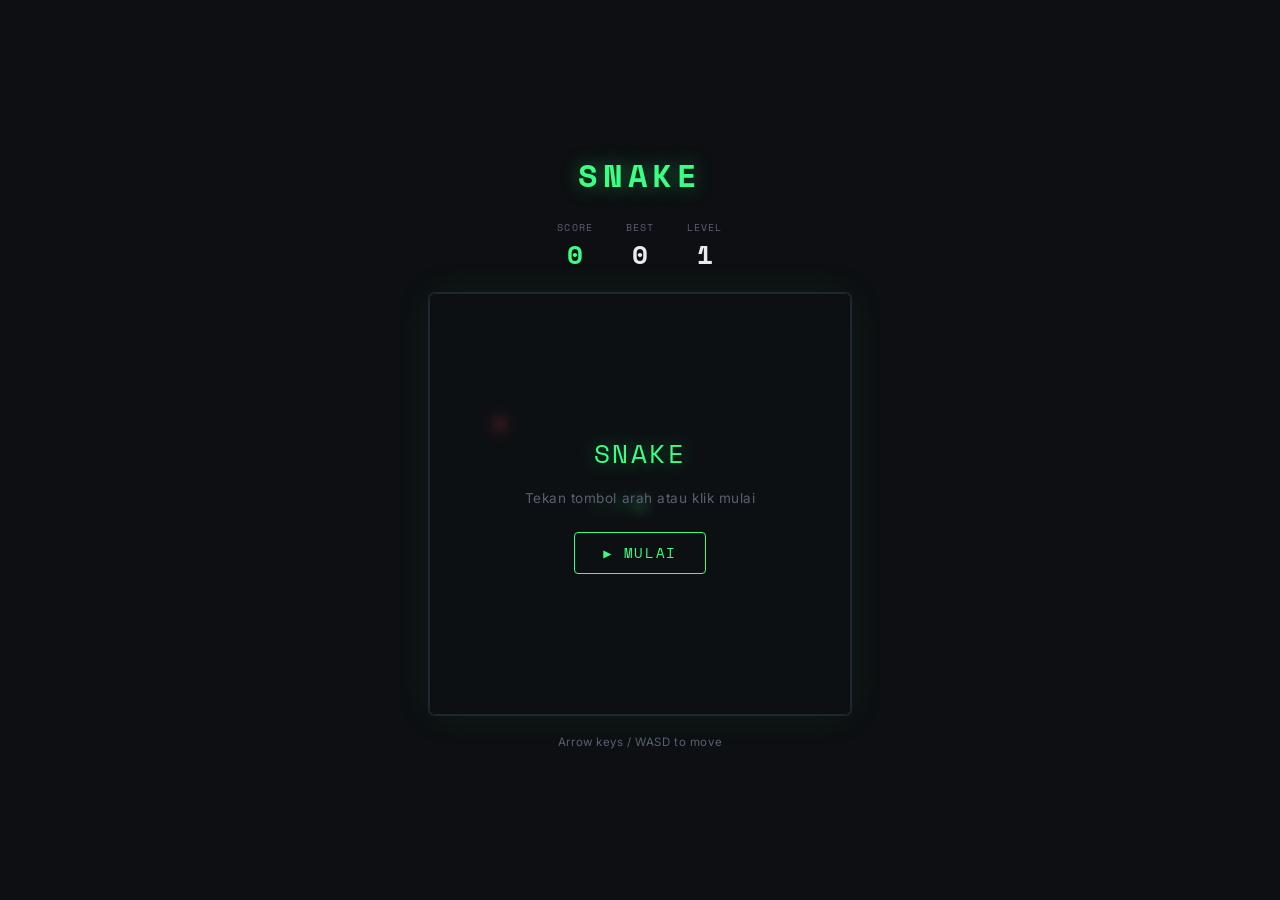
<file: game.html>
<!DOCTYPE html>
<html lang="id">
<head>
  <meta charset="UTF-8" />
  <meta name="viewport" content="width=device-width, initial-scale=1.0"/>
  <title>Snake</title>
  <style>
    @import url('https://fonts.googleapis.com/css2?family=Space+Mono:wght@400;700&family=Inter:wght@400;600&display=swap');

    *, *::before, *::after { box-sizing: border-box; margin: 0; padding: 0; }

    :root {
      --bg:        #0d0f12;
      --surface:   #151820;
      --border:    #1f2530;
      --snake-head:#39ff85;
      --snake-body:#1db85c;
      --food:      #ff4d6d;
      --text:      #e8eaf0;
      --muted:     #5a6073;
      --grid:      #131619;
    }

    body {
      background: var(--bg);
      color: var(--text);
      font-family: 'Inter', sans-serif;
      display: flex;
      flex-direction: column;
      align-items: center;
      justify-content: center;
      min-height: 100vh;
      gap: 20px;
      padding: 20px;
      user-select: none;
    }

    header {
      text-align: center;
    }

    header h1 {
      font-family: 'Space Mono', monospace;
      font-size: 2rem;
      letter-spacing: 0.15em;
      color: var(--snake-head);
      text-shadow: 0 0 20px rgba(57,255,133,0.4);
    }

    .scoreboard {
      display: flex;
      gap: 32px;
      font-family: 'Space Mono', monospace;
    }

    .score-box {
      text-align: center;
    }

    .score-label {
      font-size: 0.65rem;
      letter-spacing: 0.12em;
      color: var(--muted);
      text-transform: uppercase;
    }

    .score-value {
      font-size: 1.6rem;
      font-weight: 700;
      color: var(--text);
    }

    .score-value.highlight {
      color: var(--snake-head);
    }

    .arena-wrapper {
      position: relative;
      border: 1px solid var(--border);
      border-radius: 6px;
      overflow: hidden;
      box-shadow: 0 0 40px rgba(57,255,133,0.07), 0 0 0 1px var(--border);
    }

    canvas {
      display: block;
      background: var(--surface);
    }

    /* overlay for start / game-over */
    .overlay {
      position: absolute;
      inset: 0;
      background: rgba(13,15,18,0.88);
      display: flex;
      flex-direction: column;
      align-items: center;
      justify-content: center;
      gap: 18px;
      backdrop-filter: blur(4px);
    }

    .overlay.hidden { display: none; }

    .overlay-title {
      font-family: 'Space Mono', monospace;
      font-size: 1.6rem;
      letter-spacing: 0.1em;
    }

    .overlay-title.game-over { color: var(--food); text-shadow: 0 0 20px rgba(255,77,109,0.5); }
    .overlay-title.ready     { color: var(--snake-head); text-shadow: 0 0 20px rgba(57,255,133,0.4); }

    .overlay-sub {
      font-size: 0.85rem;
      color: var(--muted);
      letter-spacing: 0.04em;
    }

    .btn {
      margin-top: 8px;
      padding: 10px 28px;
      background: transparent;
      border: 1.5px solid var(--snake-head);
      color: var(--snake-head);
      font-family: 'Space Mono', monospace;
      font-size: 0.85rem;
      letter-spacing: 0.12em;
      border-radius: 4px;
      cursor: pointer;
      transition: background 0.15s, color 0.15s;
    }

    .btn:hover {
      background: var(--snake-head);
      color: var(--bg);
    }

    /* mobile controls */
    .dpad {
      display: none;
      grid-template-columns: repeat(3, 52px);
      grid-template-rows: repeat(3, 52px);
      gap: 6px;
    }

    @media (max-width: 540px) {
      .dpad { display: grid; }
      canvas { width: 320px !important; height: 320px !important; }
    }

    .dpad-btn {
      background: var(--surface);
      border: 1px solid var(--border);
      color: var(--text);
      border-radius: 6px;
      font-size: 1.2rem;
      cursor: pointer;
      display: flex;
      align-items: center;
      justify-content: center;
      transition: background 0.1s;
      -webkit-tap-highlight-color: transparent;
    }

    .dpad-btn:active { background: var(--border); }
    .dpad-up    { grid-column: 2; grid-row: 1; }
    .dpad-left  { grid-column: 1; grid-row: 2; }
    .dpad-mid   { grid-column: 2; grid-row: 2; background: none; border: none; cursor: default; }
    .dpad-right { grid-column: 3; grid-row: 2; }
    .dpad-down  { grid-column: 2; grid-row: 3; }

    .hint {
      font-size: 0.72rem;
      color: var(--muted);
      letter-spacing: 0.05em;
    }
  </style>
</head>
<body>

<header>
  <h1>SNAKE</h1>
</header>

<div class="scoreboard">
  <div class="score-box">
    <div class="score-label">Score</div>
    <div class="score-value highlight" id="score">0</div>
  </div>
  <div class="score-box">
    <div class="score-label">Best</div>
    <div class="score-value" id="best">0</div>
  </div>
  <div class="score-box">
    <div class="score-label">Level</div>
    <div class="score-value" id="level">1</div>
  </div>
</div>

<div class="arena-wrapper">
  <canvas id="canvas" width="420" height="420"></canvas>

  <div class="overlay" id="overlay">
    <div class="overlay-title ready" id="overlay-title">SNAKE</div>
    <div class="overlay-sub" id="overlay-sub">Tekan tombol arah atau klik mulai</div>
    <button class="btn" id="start-btn">▶ MULAI</button>
  </div>
</div>

<!-- mobile d-pad -->
<div class="dpad">
  <button class="dpad-btn dpad-up"    data-dir="UP">▲</button>
  <button class="dpad-btn dpad-left"  data-dir="LEFT">◄</button>
  <div class="dpad-mid"></div>
  <button class="dpad-btn dpad-right" data-dir="RIGHT">►</button>
  <button class="dpad-btn dpad-down"  data-dir="DOWN">▼</button>
</div>

<div class="hint">Arrow keys / WASD to move</div>

<script>
  const canvas  = document.getElementById('canvas');
  const ctx     = canvas.getContext('2d');
  const overlay = document.getElementById('overlay');
  const oTitle  = document.getElementById('overlay-title');
  const oSub    = document.getElementById('overlay-sub');
  const startBtn= document.getElementById('start-btn');
  const scoreEl = document.getElementById('score');
  const bestEl  = document.getElementById('best');
  const levelEl = document.getElementById('level');

  const COLS = 21, ROWS = 21;
  const CELL = canvas.width / COLS;

  const COLORS = {
    grid:      '#131619',
    snakeHead: '#39ff85',
    snakeBody: '#1db85c',
    snakeTail: '#0f7a3e',
    food:      '#ff4d6d',
    foodGlow:  'rgba(255,77,109,0.35)',
  };

  let snake, dir, nextDir, food, score, best, level, speed, loopId, running;

  best = parseInt(localStorage.getItem('snake_best') || '0');
  bestEl.textContent = best;

  function init() {
    snake = [
      {x:10, y:10},
      {x: 9, y:10},
      {x: 8, y:10},
    ];
    dir = nextDir = {x:1, y:0};
    score = 0; level = 1; speed = 160;
    scoreEl.textContent = 0;
    levelEl.textContent = 1;
    placeFood();
  }

  function placeFood() {
    let pos;
    do {
      pos = { x: Math.floor(Math.random()*COLS), y: Math.floor(Math.random()*ROWS) };
    } while (snake.some(s => s.x===pos.x && s.y===pos.y));
    food = pos;
  }

  function step() {
    dir = nextDir;
    const head = { x: snake[0].x + dir.x, y: snake[0].y + dir.y };

    // wall collision
    if (head.x < 0 || head.x >= COLS || head.y < 0 || head.y >= ROWS) return gameOver();
    // self collision
    if (snake.some(s => s.x===head.x && s.y===head.y)) return gameOver();

    snake.unshift(head);

    if (head.x === food.x && head.y === food.y) {
      score++;
      scoreEl.textContent = score;
      if (score > best) { best = score; bestEl.textContent = best; localStorage.setItem('snake_best', best); }
      // level up every 5 food
      if (score % 5 === 0) {
        level++;
        levelEl.textContent = level;
        speed = Math.max(60, speed - 15);
        restartLoop();
      }
      placeFood();
    } else {
      snake.pop();
    }

    draw();
  }

  function restartLoop() {
    clearInterval(loopId);
    loopId = setInterval(step, speed);
  }

  function gameOver() {
    clearInterval(loopId);
    running = false;
    overlay.classList.remove('hidden');
    oTitle.className = 'overlay-title game-over';
    oTitle.textContent = 'GAME OVER';
    oSub.textContent  = `Skor kamu: ${score}`;
    startBtn.textContent = '↺ MAIN LAGI';
  }

  function startGame() {
    overlay.classList.add('hidden');
    init();
    running = true;
    restartLoop();
  }

  /* ---- Drawing ---- */
  function draw() {
    const W = canvas.width, H = canvas.height;

    // background
    ctx.fillStyle = '#151820';
    ctx.fillRect(0, 0, W, H);

    // subtle grid lines
    ctx.strokeStyle = COLORS.grid;
    ctx.lineWidth = 0.5;
    for (let c=0; c<=COLS; c++) {
      ctx.beginPath(); ctx.moveTo(c*CELL, 0); ctx.lineTo(c*CELL, H); ctx.stroke();
    }
    for (let r=0; r<=ROWS; r++) {
      ctx.beginPath(); ctx.moveTo(0, r*CELL); ctx.lineTo(W, r*CELL); ctx.stroke();
    }

    // food glow
    const fx = food.x*CELL + CELL/2, fy = food.y*CELL + CELL/2;
    const grad = ctx.createRadialGradient(fx,fy,1, fx,fy,CELL*1.1);
    grad.addColorStop(0, COLORS.foodGlow);
    grad.addColorStop(1, 'transparent');
    ctx.fillStyle = grad;
    ctx.fillRect(food.x*CELL - CELL, food.y*CELL - CELL, CELL*3, CELL*3);

    // food
    ctx.fillStyle = COLORS.food;
    roundRect(ctx, food.x*CELL+2, food.y*CELL+2, CELL-4, CELL-4, 4);
    ctx.fill();

    // snake
    snake.forEach((seg, i) => {
      const t = i / (snake.length - 1);
      if (i === 0) {
        ctx.fillStyle = COLORS.snakeHead;
      } else {
        // gradient from body to tail
        const r = lerp(0x1d, 0x0a, t);
        const g = lerp(0xb8, 0x55, t);
        const b = lerp(0x5c, 0x2a, t);
        ctx.fillStyle = `rgb(${r},${g},${b})`;
      }

      const pad = i === 0 ? 1 : 2;
      roundRect(ctx, seg.x*CELL+pad, seg.y*CELL+pad, CELL-pad*2, CELL-pad*2, i===0?5:3);
      ctx.fill();

      // head eyes
      if (i === 0) {
        ctx.fillStyle = '#0d0f12';
        const ex = dir.x, ey = dir.y;
        // two eyes perpendicular to direction
        const cx = seg.x*CELL + CELL/2, cy = seg.y*CELL + CELL/2;
        const perp = {x: -ey, y: ex};
        for (const s of [1,-1]) {
          ctx.beginPath();
          ctx.arc(
            cx + ex*CELL*0.18 + perp.x*CELL*0.18*s,
            cy + ey*CELL*0.18 + perp.y*CELL*0.18*s,
            CELL*0.1, 0, Math.PI*2
          );
          ctx.fill();
        }
      }
    });
  }

  function lerp(a,b,t){ return Math.round(a + (b-a)*t); }

  function roundRect(ctx, x, y, w, h, r) {
    ctx.beginPath();
    ctx.moveTo(x+r, y);
    ctx.lineTo(x+w-r, y);
    ctx.quadraticCurveTo(x+w, y, x+w, y+r);
    ctx.lineTo(x+w, y+h-r);
    ctx.quadraticCurveTo(x+w, y+h, x+w-r, y+h);
    ctx.lineTo(x+r, y+h);
    ctx.quadraticCurveTo(x, y+h, x, y+h-r);
    ctx.lineTo(x, y+r);
    ctx.quadraticCurveTo(x, y, x+r, y);
    ctx.closePath();
  }

  /* ---- Controls ---- */
  const DIRS = {
    ArrowUp:'UP', ArrowDown:'DOWN', ArrowLeft:'LEFT', ArrowRight:'RIGHT',
    w:'UP', s:'DOWN', a:'LEFT', d:'RIGHT',
    W:'UP', S:'DOWN', A:'LEFT', D:'RIGHT',
  };
  const VEC = { UP:{x:0,y:-1}, DOWN:{x:0,y:1}, LEFT:{x:-1,y:0}, RIGHT:{x:1,y:0} };

  document.addEventListener('keydown', e => {
    const d = DIRS[e.key];
    if (!d) return;
    e.preventDefault();
    if (!running) { startGame(); return; }
    applyDir(d);
  });

  document.querySelectorAll('.dpad-btn').forEach(btn => {
    btn.addEventListener('click', () => {
      const d = btn.dataset.dir;
      if (!running) { startGame(); return; }
      applyDir(d);
    });
  });

  function applyDir(d) {
    const v = VEC[d];
    // prevent reversing
    if (v.x === -dir.x && v.y === -dir.y) return;
    nextDir = v;
  }

  startBtn.addEventListener('click', startGame);

  // initial draw
  init();
  draw();
</script>
</body>
</html>
</file>
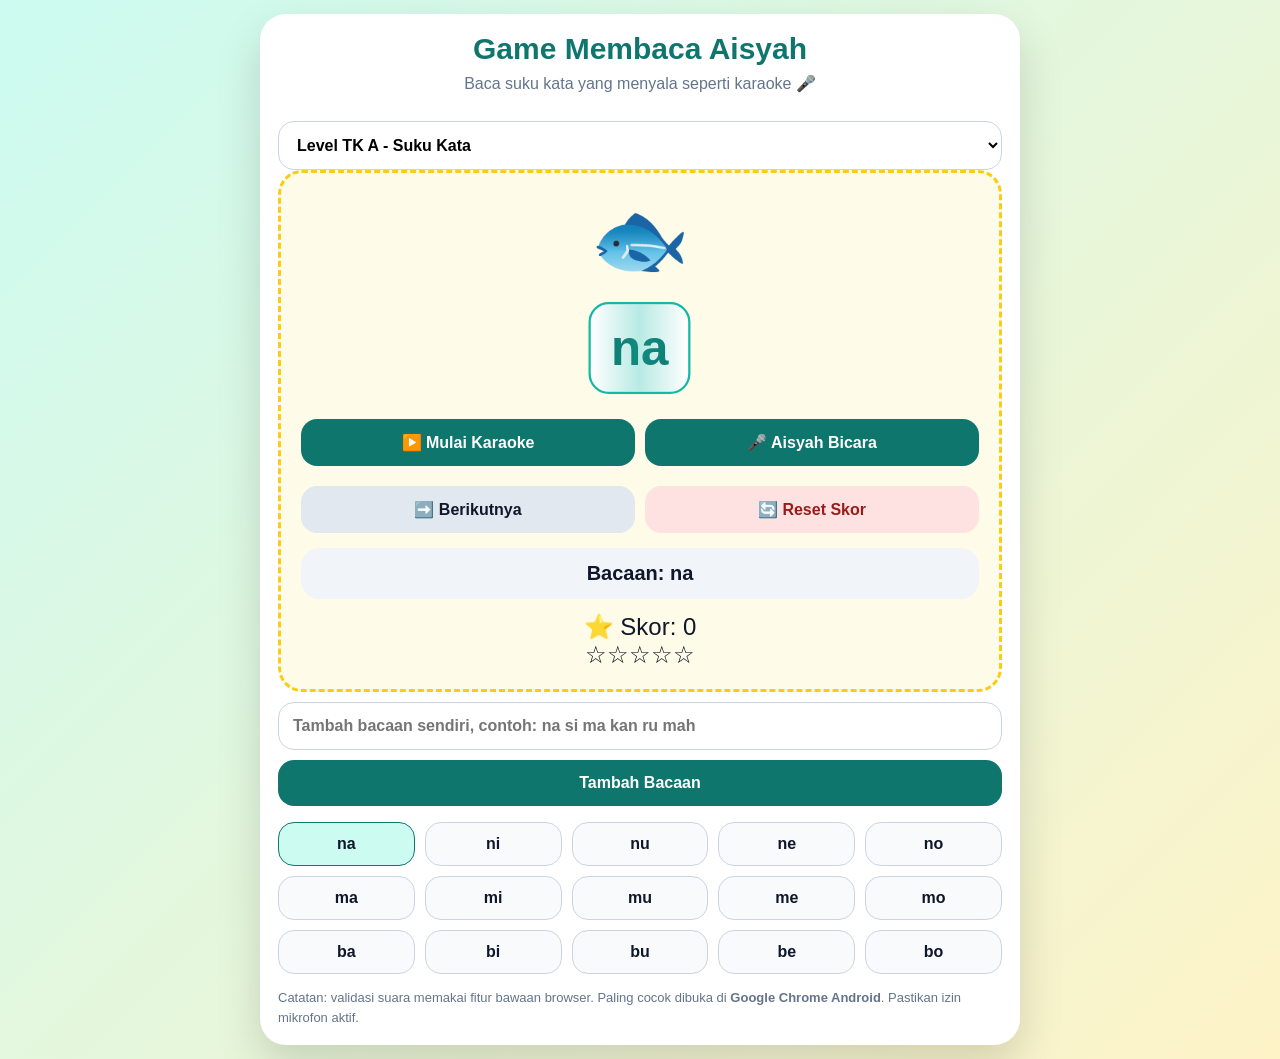
<file: game/aisyah.html>
<!DOCTYPE html>
<html lang="id">
<head>
<meta charset="UTF-8">
<meta name="viewport" content="width=device-width, initial-scale=1.0">
<title>Game Membaca Aisyah</title>

<style>
*{box-sizing:border-box}
body{
  margin:0;
  min-height:100vh;
  font-family:Arial,sans-serif;
  background:linear-gradient(135deg,#ccfbf1,#fef3c7);
  display:flex;
  justify-content:center;
  padding:14px;
  color:#0f172a;
}
.app{
  width:100%;
  max-width:760px;
  background:white;
  border-radius:26px;
  padding:18px;
  box-shadow:0 20px 45px rgba(0,0,0,.15);
}
h1{
  margin:0;
  text-align:center;
  color:#0f766e;
  font-size:30px;
}
.sub{
  text-align:center;
  color:#64748b;
  margin:8px 0 18px;
}
.card{
  background:#fefce8;
  border:3px dashed #facc15;
  border-radius:24px;
  padding:20px;
  text-align:center;
}
.emoji{
  font-size:80px;
  animation:lompat 1.5s infinite;
}
@keyframes lompat{
  0%,100%{transform:translateY(0)}
  50%{transform:translateY(-10px)}
}
.bacaan{
  display:flex;
  justify-content:center;
  flex-wrap:wrap;
  gap:10px;
  margin:20px 0;
}
.suku{
  font-size:44px;
  font-weight:900;
  background:white;
  border-radius:18px;
  padding:14px 18px;
  border:2px solid #fde68a;
  position:relative;
  overflow:hidden;
}
.suku.aktif{
  color:#0f766e;
  transform:scale(1.12);
  border-color:#14b8a6;
}
.suku.aktif:after{
  content:"";
  position:absolute;
  inset:0;
  background:linear-gradient(90deg,transparent,rgba(20,184,166,.3),transparent);
  animation:karaoke 1s infinite;
}
@keyframes karaoke{
  from{transform:translateX(-100%)}
  to{transform:translateX(100%)}
}
.suku.benar{
  background:#dcfce7;
  color:#166534;
}
button,select,input{
  width:100%;
  border:none;
  border-radius:16px;
  padding:14px;
  font-size:16px;
  font-weight:bold;
  margin-top:10px;
}
button{
  background:#0f766e;
  color:white;
}
button.alt{
  background:#e2e8f0;
  color:#0f172a;
}
button.red{
  background:#fee2e2;
  color:#991b1b;
}
select,input{
  border:1px solid #cbd5e1;
  background:white;
}
.grid{
  display:grid;
  grid-template-columns:1fr 1fr;
  gap:10px;
}
.hasil{
  margin-top:15px;
  padding:14px;
  border-radius:18px;
  background:#f1f5f9;
  font-size:20px;
  font-weight:bold;
  text-align:center;
}
.good{background:#dcfce7;color:#166534}
.bad{background:#fee2e2;color:#991b1b}
.score{
  margin-top:14px;
  text-align:center;
  font-size:24px;
}
.list{
  margin-top:16px;
  display:grid;
  grid-template-columns:repeat(auto-fit,minmax(130px,1fr));
  gap:10px;
}
.item{
  background:#f8fafc;
  border:1px solid #cbd5e1;
  border-radius:16px;
  padding:12px;
  text-align:center;
  font-weight:bold;
  cursor:pointer;
}
.item.active{
  background:#ccfbf1;
  border-color:#0f766e;
}
.note{
  margin-top:14px;
  font-size:13px;
  color:#64748b;
  line-height:1.5;
}
@media(max-width:600px){
  .grid{grid-template-columns:1fr}
  .suku{font-size:36px}
}
</style>
</head>

<body>
<div class="app">
  <h1>Game Membaca Aisyah</h1>
  <div class="sub">Baca suku kata yang menyala seperti karaoke 🎤</div>

  <select id="level" onchange="gantiLevel()">
    <option value="tkA">Level TK A - Suku Kata</option>
    <option value="tkB">Level TK B - Kata Mudah</option>
    <option value="kalimat">Level Kalimat Pendek</option>
  </select>

  <div class="card">
    <div class="emoji" id="emoji">🐰</div>
    <div class="bacaan" id="bacaan"></div>

    <div class="grid">
      <button onclick="mulaiKaraoke()">▶️ Mulai Karaoke</button>
      <button onclick="dengarSuara()">🎤 Aisyah Bicara</button>
      <button class="alt" onclick="berikutnya()">➡️ Berikutnya</button>
      <button class="red" onclick="resetSkor()">🔄 Reset Skor</button>
    </div>

    <div id="hasil" class="hasil">Tekan mulai ya 😊</div>
    <div class="score">
      ⭐ Skor: <span id="skor">0</span><br>
      <span id="bintang">☆☆☆☆☆</span>
    </div>
  </div>

  <input id="custom" placeholder="Tambah bacaan sendiri, contoh: na si ma kan ru mah">
  <button onclick="tambahBacaan()">Tambah Bacaan</button>

  <div class="list" id="list"></div>

  <div class="note">
    Catatan: validasi suara memakai fitur bawaan browser. Paling cocok dibuka di
    <b>Google Chrome Android</b>. Pastikan izin mikrofon aktif.
  </div>
</div>

<script>
const data = {
  tkA:[
    ["na","🐟"],["ni","🐥"],["nu","🐮"],["ne","🐱"],["no","🐰"],
    ["ma","👩"],["mi","🍜"],["mu","🐵"],["me","🍈"],["mo","🚗"],
    ["ba","🐑"],["bi","🐝"],["bu","📚"],["be","🦆"],["bo","⚽"]
  ],
  tkB:[
    ["na si","🍚"],["ma kan","🍽️"],["ru mah","🏠"],["bu ku","📚"],
    ["bo la","⚽"],["sa pi","🐄"],["ku da","🐴"],["i bu","👩"],
    ["a yah","👨"],["a i syah","🌸"],["mi num","🥛"],["ti dur","🛏️"]
  ],
  kalimat:[
    ["i bu ma sak na si","🍳"],
    ["a yah di ru mah","🏡"],
    ["a i syah ba ca bu ku","📖"],
    ["ku da ma kan ru mput","🐴"],
    ["bo la a da di ru mah","⚽"],
    ["sa pi mi num a ir","🐄"]
  ]
};

let level = "tkA";
let index = 0;
let skor = Number(localStorage.getItem("skorAisyah") || 0);
let timer = null;

const SpeechRecognition = window.SpeechRecognition || window.webkitSpeechRecognition;

function normal(teks){
  return teks.toLowerCase()
    .replace(/[^a-z\s]/g,"")
    .replace(/\s+/g," ")
    .trim();
}

function rapat(teks){
  return normal(teks).replace(/\s/g,"");
}

function updateSkor(){
  document.getElementById("skor").innerText = skor;
  let isi = Math.min(5, skor);
  document.getElementById("bintang").innerText = "★".repeat(isi) + "☆".repeat(5-isi);
  localStorage.setItem("skorAisyah", skor);
}

function tampil(){
  clearInterval(timer);
  let item = data[level][index];
  let teks = item[0];
  let emoji = item[1];

  document.getElementById("emoji").innerText = emoji;
  document.getElementById("bacaan").innerHTML = teks.split(" ").map((s,i)=>{
    return `<div class="suku ${i===0?'aktif':''}">${s}</div>`;
  }).join("");

  document.getElementById("hasil").className = "hasil";
  document.getElementById("hasil").innerText = "Bacaan: " + teks;

  renderList();
}

function mulaiKaraoke(){
  clearInterval(timer);
  let suku = document.querySelectorAll(".suku");
  let i = 0;

  suku.forEach(x=>{
    x.classList.remove("aktif");
    x.classList.remove("benar");
  });

  suku[0].classList.add("aktif");

  timer = setInterval(()=>{
    suku[i].classList.remove("aktif");
    suku[i].classList.add("benar");
    i++;

    if(i >= suku.length){
      clearInterval(timer);
      return;
    }

    suku[i].classList.add("aktif");
  },1000);
}

function dengarSuara(){
  if(!SpeechRecognition){
    document.getElementById("hasil").className = "hasil bad";
    document.getElementById("hasil").innerText = "Browser belum mendukung mikrofon.";
    return;
  }

  let rec = new SpeechRecognition();
  rec.lang = "id-ID";
  rec.interimResults = false;
  rec.maxAlternatives = 3;

  document.getElementById("hasil").className = "hasil";
  document.getElementById("hasil").innerText = "Mendengarkan... 🎤";

  rec.onresult = function(e){
    let suara = e.results[0][0].transcript;
    let target = data[level][index][0];

    let benar = rapat(suara) === rapat(target) ||
                rapat(suara).includes(rapat(target)) ||
                rapat(target).includes(rapat(suara));

    if(benar){
      skor++;
      updateSkor();
      document.getElementById("hasil").className = "hasil good";
      document.getElementById("hasil").innerText = "Benar! Aisyah hebat 🎉";
      semuaBenar();
      bunyi(true);
      setTimeout(berikutnya,1300);
    }else{
      document.getElementById("hasil").className = "hasil bad";
      document.getElementById("hasil").innerText = `Terdengar: "${suara}". Coba baca: "${target}"`;
      bunyi(false);
      mulaiKaraoke();
    }
  };

  rec.onerror = function(){
    document.getElementById("hasil").className = "hasil bad";
    document.getElementById("hasil").innerText = "Suara belum terdengar. Coba lagi ya.";
  };

  rec.start();
}

function semuaBenar(){
  document.querySelectorAll(".suku").forEach(x=>{
    x.classList.remove("aktif");
    x.classList.add("benar");
  });
}

function berikutnya(){
  index++;
  if(index >= data[level].length) index = 0;
  tampil();
}

function gantiLevel(){
  level = document.getElementById("level").value;
  index = 0;
  tampil();
}

function resetSkor(){
  skor = 0;
  updateSkor();
}

function tambahBacaan(){
  let input = document.getElementById("custom");
  let teks = normal(input.value);

  if(!teks){
    document.getElementById("hasil").className = "hasil bad";
    document.getElementById("hasil").innerText = "Isi dulu bacaannya ya.";
    return;
  }

  data[level].push([teks,"🌟"]);
  index = data[level].length - 1;
  input.value = "";
  tampil();
}

function renderList(){
  let box = document.getElementById("list");
  box.innerHTML = data[level].map((x,i)=>{
    return `<div class="item ${i===index?'active':''}" onclick="pilih(${i})">${x[0]}</div>`;
  }).join("");
}

function pilih(i){
  index = i;
  tampil();
}

function bunyi(ok){
  try{
    let ctx = new (window.AudioContext || window.webkitAudioContext)();
    let osc = ctx.createOscillator();
    let gain = ctx.createGain();
    osc.connect(gain);
    gain.connect(ctx.destination);
    gain.gain.value = 0.08;
    osc.frequency.value = ok ? 800 : 220;
    osc.start();
    setTimeout(()=>{
      osc.frequency.value = ok ? 1000 : 180;
    },100);
    setTimeout(()=>{
      osc.stop();
      ctx.close();
    },250);
  }catch(e){}
}

updateSkor();
tampil();
</script>
</body>
</html>
</file>
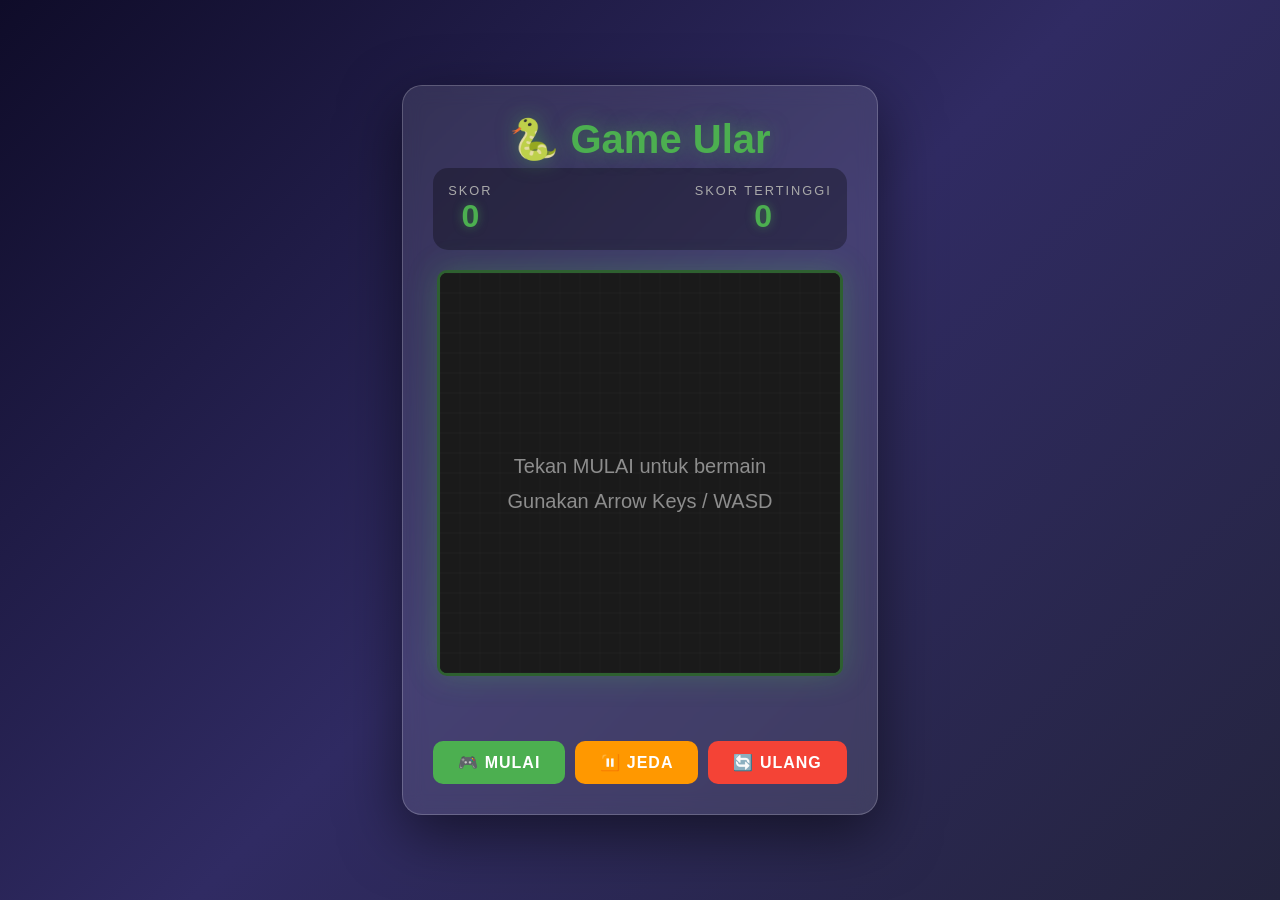
<file: game/ular.html>
<!DOCTYPE html>
<html lang="id">
<head>
    <meta charset="UTF-8">
    <meta name="viewport" content="width=device-width, initial-scale=1.0">
    <title>🐍 Game Ular - Snake Game</title>
    <style>
        * {
            margin: 0;
            padding: 0;
            box-sizing: border-box;
        }

        body {
            font-family: 'Segoe UI', Tahoma, Geneva, Verdana, sans-serif;
            background: linear-gradient(135deg, #0f0c29, #302b63, #24243e);
            min-height: 100vh;
            display: flex;
            justify-content: center;
            align-items: center;
            padding: 20px;
        }

        .container {
            background: rgba(255, 255, 255, 0.1);
            backdrop-filter: blur(10px);
            border-radius: 20px;
            padding: 30px;
            box-shadow: 0 20px 60px rgba(0, 0, 0, 0.5);
            text-align: center;
            border: 1px solid rgba(255, 255, 255, 0.2);
        }

        h1 {
            color: #4CAF50;
            font-size: 2.5em;
            margin-bottom: 5px;
            text-shadow: 0 0 20px rgba(76, 175, 80, 0.5);
        }

        .game-header {
            display: flex;
            justify-content: space-between;
            align-items: center;
            margin-bottom: 20px;
            padding: 15px;
            background: rgba(0, 0, 0, 0.3);
            border-radius: 15px;
            color: white;
        }

        .score-box, .high-score-box {
            text-align: center;
        }

        .label {
            font-size: 0.8em;
            text-transform: uppercase;
            color: #aaa;
            letter-spacing: 2px;
        }

        .value {
            font-size: 2em;
            font-weight: bold;
            color: #4CAF50;
            text-shadow: 0 0 10px rgba(76, 175, 80, 0.5);
        }

        canvas {
            border: 3px solid rgba(76, 175, 80, 0.5);
            border-radius: 10px;
            background: #111;
            box-shadow: 0 0 30px rgba(76, 175, 80, 0.3);
            display: block;
            margin: 0 auto;
        }

        .controls {
            margin-top: 20px;
            display: flex;
            gap: 10px;
            justify-content: center;
            flex-wrap: wrap;
        }

        button {
            padding: 12px 25px;
            font-size: 1em;
            font-weight: bold;
            border: none;
            border-radius: 10px;
            cursor: pointer;
            transition: all 0.3s;
            text-transform: uppercase;
            letter-spacing: 1px;
            color: white;
        }

        button:active {
            transform: scale(0.95);
        }

        .btn-start {
            background: #4CAF50;
        }

        .btn-start:hover {
            background: #45a049;
            box-shadow: 0 0 20px rgba(76, 175, 80, 0.5);
        }

        .btn-pause {
            background: #ff9800;
        }

        .btn-pause:hover {
            background: #e68900;
            box-shadow: 0 0 20px rgba(255, 152, 0, 0.5);
        }

        .btn-reset {
            background: #f44336;
        }

        .btn-reset:hover {
            background: #da190b;
            box-shadow: 0 0 20px rgba(244, 67, 54, 0.5);
        }

        .mobile-controls {
            display: none;
            margin-top: 20px;
        }

        .dpad {
            display: grid;
            grid-template-columns: repeat(3, 60px);
            grid-template-rows: repeat(3, 60px);
            gap: 5px;
            justify-content: center;
        }

        .dpad button {
            padding: 0;
            font-size: 1.5em;
            background: rgba(76, 175, 80, 0.3);
            border: 2px solid rgba(76, 175, 80, 0.5);
            border-radius: 10px;
            display: flex;
            align-items: center;
            justify-content: center;
        }

        .dpad button:active {
            background: rgba(76, 175, 80, 0.6);
        }

        .dpad .empty {
            border: none;
            background: transparent;
        }

        .up { grid-column: 2; grid-row: 1; }
        .left { grid-column: 1; grid-row: 2; }
        .center { grid-column: 2; grid-row: 2; }
        .right { grid-column: 3; grid-row: 2; }
        .down { grid-column: 2; grid-row: 3; }

        .game-over-message {
            color: #f44336;
            font-size: 1.2em;
            margin-top: 15px;
            min-height: 30px;
            font-weight: bold;
        }

        @media (max-width: 768px) {
            .mobile-controls {
                display: block;
            }
            
            h1 {
                font-size: 1.8em;
            }
            
            .container {
                padding: 15px;
            }
            
            canvas {
                width: 100%;
                height: auto;
            }
        }
    </style>
</head>
<body>
    <div class="container">
        <h1>🐍 Game Ular</h1>
        
        <div class="game-header">
            <div class="score-box">
                <div class="label">Skor</div>
                <div class="value" id="score">0</div>
            </div>
            <div class="high-score-box">
                <div class="label">Skor Tertinggi</div>
                <div class="value" id="highScore">0</div>
            </div>
        </div>

        <canvas id="gameCanvas" width="400" height="400"></canvas>
        
        <div class="game-over-message" id="gameOverMessage"></div>

        <div class="controls">
            <button class="btn-start" id="startBtn">🎮 Mulai</button>
            <button class="btn-pause" id="pauseBtn">⏸️ Jeda</button>
            <button class="btn-reset" id="resetBtn">🔄 Ulang</button>
        </div>

        <div class="mobile-controls">
            <div class="dpad">
                <button class="up" id="upBtn">⬆️</button>
                <button class="left" id="leftBtn">⬅️</button>
                <button class="center empty"></button>
                <button class="right" id="rightBtn">➡️</button>
                <button class="down" id="downBtn">⬇️</button>
            </div>
        </div>
    </div>

    <script>
        class SnakeGame {
            constructor() {
                this.canvas = document.getElementById('gameCanvas');
                this.ctx = this.canvas.getContext('2d');
                
                // Ukuran grid
                this.gridSize = 20;
                this.tileCount = this.canvas.width / this.gridSize;
                
                // State game
                this.snake = [];
                this.direction = { x: 0, y: 0 };
                this.nextDirection = { x: 0, y: 0 };
                this.food = {};
                this.score = 0;
                this.highScore = localStorage.getItem('snakeHighScore') || 0;
                this.gameRunning = false;
                this.gamePaused = false;
                this.gameOver = false;
                this.speed = 100; // ms per frame
                this.gameLoop = null;
                
                // Warna
                this.colors = {
                    snake: '#4CAF50',
                    snakeHead: '#8BC34A',
                    snakeBorder: '#388E3C',
                    food: '#FF5722',
                    foodGlow: '#FF9800',
                    grid: 'rgba(255, 255, 255, 0.05)',
                    background: '#1a1a1a'
                };
                
                this.initializeElements();
                this.attachEventListeners();
                this.updateHighScoreDisplay();
                this.drawInitialScreen();
            }
            
            initializeElements() {
                this.scoreSpan = document.getElementById('score');
                this.highScoreSpan = document.getElementById('highScore');
                this.gameOverMessage = document.getElementById('gameOverMessage');
                this.startBtn = document.getElementById('startBtn');
                this.pauseBtn = document.getElementById('pauseBtn');
                this.resetBtn = document.getElementById('resetBtn');
            }
            
            attachEventListeners() {
                // Keyboard controls
                document.addEventListener('keydown', (e) => this.handleKeyPress(e));
                
                // Button controls
                this.startBtn.addEventListener('click', () => this.startGame());
                this.pauseBtn.addEventListener('click', () => this.togglePause());
                this.resetBtn.addEventListener('click', () => this.resetGame());
                
                // Mobile controls
                document.getElementById('upBtn').addEventListener('click', () => this.changeDirection(0, -1));
                document.getElementById('downBtn').addEventListener('click', () => this.changeDirection(0, 1));
                document.getElementById('leftBtn').addEventListener('click', () => this.changeDirection(-1, 0));
                document.getElementById('rightBtn').addEventListener('click', () => this.changeDirection(1, 0));
                
                // Touch swipe support
                let touchStartX = 0;
                let touchStartY = 0;
                
                this.canvas.addEventListener('touchstart', (e) => {
                    touchStartX = e.touches[0].clientX;
                    touchStartY = e.touches[0].clientY;
                });
                
                this.canvas.addEventListener('touchend', (e) => {
                    const touchEndX = e.changedTouches[0].clientX;
                    const touchEndY = e.changedTouches[0].clientY;
                    
                    const dx = touchEndX - touchStartX;
                    const dy = touchEndY - touchStartY;
                    
                    if (Math.abs(dx) > Math.abs(dy)) {
                        // Horizontal swipe
                        if (dx > 0) this.changeDirection(1, 0);
                        else this.changeDirection(-1, 0);
                    } else {
                        // Vertical swipe
                        if (dy > 0) this.changeDirection(0, 1);
                        else this.changeDirection(0, -1);
                    }
                });
            }
            
            handleKeyPress(e) {
                if (!this.gameRunning || this.gamePaused) return;
                
                const key = e.key.toLowerCase();
                
                switch(key) {
                    case 'arrowup':
                    case 'w':
                        e.preventDefault();
                        this.changeDirection(0, -1);
                        break;
                    case 'arrowdown':
                    case 's':
                        e.preventDefault();
                        this.changeDirection(0, 1);
                        break;
                    case 'arrowleft':
                    case 'a':
                        e.preventDefault();
                        this.changeDirection(-1, 0);
                        break;
                    case 'arrowright':
                    case 'd':
                        e.preventDefault();
                        this.changeDirection(1, 0);
                        break;
                    case ' ':
                        e.preventDefault();
                        this.togglePause();
                        break;
                }
            }
            
            changeDirection(x, y) {
                // Mencegah ular berbalik arah
                if (this.direction.x === -x && this.direction.y === -y) return;
                if (this.direction.x === x && this.direction.y === y) return;
                
                this.nextDirection = { x, y };
            }
            
            startGame() {
                if (this.gameRunning && !this.gamePaused) return;
                
                if (!this.gameRunning || this.gameOver) {
                    this.initializeGame();
                }
                
                this.gameRunning = true;
                this.gamePaused = false;
                this.gameOver = false;
                this.gameOverMessage.textContent = '';
                
                if (this.gameLoop) clearInterval(this.gameLoop);
                this.gameLoop = setInterval(() => this.update(), this.speed);
                
                this.startBtn.textContent = '🎮 Berjalan';
                this.startBtn.style.opacity = '0.7';
            }
            
            initializeGame() {
                // Inisialisasi ular di tengah
                this.snake = [
                    { x: Math.floor(this.tileCount / 2), y: Math.floor(this.tileCount / 2) }
                ];
                this.direction = { x: 0, y: 0 };
                this.nextDirection = { x: 0, y: 0 };
                this.score = 0;
                this.updateScoreDisplay();
                this.generateFood();
            }
            
            togglePause() {
                if (!this.gameRunning || this.gameOver) return;
                
                this.gamePaused = !this.gamePaused;
                
                if (this.gamePaused) {
                    this.pauseBtn.textContent = '▶️ Lanjut';
                    this.gameOverMessage.textContent = '⏸️ Game Dijeda';
                    this.gameOverMessage.style.color = '#ff9800';
                } else {
                    this.pauseBtn.textContent = '⏸️ Jeda';
                    this.gameOverMessage.textContent = '';
                }
            }
            
            resetGame() {
                if (this.gameLoop) clearInterval(this.gameLoop);
                this.gameRunning = false;
                this.gamePaused = false;
                this.gameOver = false;
                this.initializeGame();
                this.gameOverMessage.textContent = '';
                this.startBtn.textContent = '🎮 Mulai';
                this.startBtn.style.opacity = '1';
                this.pauseBtn.textContent = '⏸️ Jeda';
                this.draw();
            }
            
            generateFood() {
                do {
                    this.food = {
                        x: Math.floor(Math.random() * this.tileCount),
                        y: Math.floor(Math.random() * this.tileCount)
                    };
                } while (this.snake.some(segment => 
                    segment.x === this.food.x && segment.y === this.food.y
                ));
            }
            
            update() {
                if (!this.gameRunning || this.gamePaused || this.gameOver) return;
                
                // Update arah
                this.direction = { ...this.nextDirection };
                
                // Jika ular belum bergerak
                if (this.direction.x === 0 && this.direction.y === 0) return;
                
                // Hitung posisi kepala baru
                const head = { ...this.snake[0] };
                head.x += this.direction.x;
                head.y += this.direction.y;
                
                // Cek tabrakan dengan dinding
                if (head.x < 0 || head.x >= this.tileCount || 
                    head.y < 0 || head.y >= this.tileCount) {
                    this.endGame();
                    return;
                }
                
                // Cek tabrakan dengan tubuh sendiri
                if (this.snake.some(segment => segment.x === head.x && segment.y === head.y)) {
                    this.endGame();
                    return;
                }
                
                // Tambahkan kepala baru
                this.snake.unshift(head);
                
                // Cek apakah makan makanan
                if (head.x === this.food.x && head.y === this.food.y) {
                    this.score += 10;
                    this.updateScoreDisplay();
                    this.generateFood();
                    
                    // Tingkatkan kecepatan setiap 50 poin
                    if (this.score % 50 === 0 && this.speed > 50) {
                        this.speed -= 5;
                        clearInterval(this.gameLoop);
                        this.gameLoop = setInterval(() => this.update(), this.speed);
                    }
                } else {
                    // Hapus ekor jika tidak makan
                    this.snake.pop();
                }
                
                this.draw();
            }
            
            endGame() {
                this.gameOver = true;
                this.gameRunning = false;
                clearInterval(this.gameLoop);
                
                // Update high score
                if (this.score > this.highScore) {
                    this.highScore = this.score;
                    localStorage.setItem('snakeHighScore', this.highScore);
                    this.updateHighScoreDisplay();
                    this.gameOverMessage.textContent = `🎉 Skor Tertinggi Baru: ${this.score}!`;
                    this.gameOverMessage.style.color = '#4CAF50';
                } else {
                    this.gameOverMessage.textContent = `💀 Game Over! Skor: ${this.score}`;
                    this.gameOverMessage.style.color = '#f44336';
                }
                
                this.startBtn.textContent = '🎮 Mulai Lagi';
                this.startBtn.style.opacity = '1';
                this.draw();
            }
            
            draw() {
                // Clear canvas
                this.ctx.fillStyle = this.colors.background;
                this.ctx.fillRect(0, 0, this.canvas.width, this.canvas.height);
                
                // Draw grid
                this.drawGrid();
                
                // Draw food with glow effect
                this.drawFood();
                
                // Draw snake
                this.drawSnake();
            }
            
            drawGrid() {
                this.ctx.strokeStyle = this.colors.grid;
                this.ctx.lineWidth = 0.5;
                
                for (let i = 0; i <= this.tileCount; i++) {
                    this.ctx.beginPath();
                    this.ctx.moveTo(i * this.gridSize, 0);
                    this.ctx.lineTo(i * this.gridSize, this.canvas.height);
                    this.ctx.stroke();
                    
                    this.ctx.beginPath();
                    this.ctx.moveTo(0, i * this.gridSize);
                    this.ctx.lineTo(this.canvas.width, i * this.gridSize);
                    this.ctx.stroke();
                }
            }
            
            drawFood() {
                const x = this.food.x * this.gridSize;
                const y = this.food.y * this.gridSize;
                
                // Glow effect
                this.ctx.shadowColor = this.colors.foodGlow;
                this.ctx.shadowBlur = 15;
                
                // Draw food
                this.ctx.fillStyle = this.colors.food;
                this.ctx.beginPath();
                this.ctx.arc(
                    x + this.gridSize / 2,
                    y + this.gridSize / 2,
                    this.gridSize / 2 - 2,
                    0,
                    Math.PI * 2
                );
                this.ctx.fill();
                
                // Reset shadow
                this.ctx.shadowBlur = 0;
                
                // Inner highlight
                this.ctx.fillStyle = 'rgba(255, 255, 255, 0.3)';
                this.ctx.beginPath();
                this.ctx.arc(
                    x + this.gridSize / 2 - 2,
                    y + this.gridSize / 2 - 2,
                    this.gridSize / 4,
                    0,
                    Math.PI * 2
                );
                this.ctx.fill();
            }
            
            drawSnake() {
                this.snake.forEach((segment, index) => {
                    const x = segment.x * this.gridSize;
                    const y = segment.y * this.gridSize;
                    
                    if (index === 0) {
                        // Kepala ular
                        this.ctx.fillStyle = this.colors.snakeHead;
                        this.ctx.shadowColor = 'rgba(76, 175, 80, 0.5)';
                        this.ctx.shadowBlur = 10;
                    } else {
                        // Tubuh ular
                        this.ctx.fillStyle = this.colors.snake;
                        this.ctx.shadowBlur = 0;
                    }
                    
                    // Draw segment dengan border radius
                    const padding = 1;
                    const size = this.gridSize - padding * 2;
                    
                    this.ctx.fillStyle = index === 0 ? this.colors.snakeHead : this.colors.snake;
                    this.ctx.fillRect(x + padding, y + padding, size, size);
                    
                    // Border
                    this.ctx.strokeStyle = this.colors.snakeBorder;
                    this.ctx.lineWidth = 1;
                    this.ctx.strokeRect(x + padding, y + padding, size, size);
                    
                    // Mata untuk kepala
                    if (index === 0) {
                        this.drawEyes(x, y);
                    }
                });
                
                this.ctx.shadowBlur = 0;
            }
            
            drawEyes(x, y) {
                const eyeSize = 3;
                const eyeOffset = 5;
                
                let leftEye, rightEye;
                
                // Posisi mata berdasarkan arah
                if (this.direction.x === 1) { // Kanan
                    leftEye = { x: x + this.gridSize - eyeOffset, y: y + eyeOffset };
                    rightEye = { x: x + this.gridSize - eyeOffset, y: y + this.gridSize - eyeOffset };
                } else if (this.direction.x === -1) { // Kiri
                    leftEye = { x: x + eyeOffset, y: y + eyeOffset };
                    rightEye = { x: x + eyeOffset, y: y + this.gridSize - eyeOffset };
                } else if (this.direction.y === -1) { // Atas
                    leftEye = { x: x + eyeOffset, y: y + eyeOffset };
                    rightEye = { x: x + this.gridSize - eyeOffset, y: y + eyeOffset };
                } else if (this.direction.y === 1) { // Bawah
                    leftEye = { x: x + eyeOffset, y: y + this.gridSize - eyeOffset };
                    rightEye = { x: x + this.gridSize - eyeOffset, y: y + this.gridSize - eyeOffset };
                } else {
                    // Default (belum bergerak)
                    leftEye = { x: x + eyeOffset, y: y + eyeOffset };
                    rightEye = { x: x + this.gridSize - eyeOffset, y: y + eyeOffset };
                }
                
                // Draw eyes
                this.ctx.fillStyle = 'white';
                this.ctx.beginPath();
                this.ctx.arc(leftEye.x, leftEye.y, eyeSize, 0, Math.PI * 2);
                this.ctx.fill();
                this.ctx.beginPath();
                this.ctx.arc(rightEye.x, rightEye.y, eyeSize, 0, Math.PI * 2);
                this.ctx.fill();
                
                // Pupils
                this.ctx.fillStyle = 'black';
                this.ctx.beginPath();
                this.ctx.arc(leftEye.x, leftEye.y, 1.5, 0, Math.PI * 2);
                this.ctx.fill();
                this.ctx.beginPath();
                this.ctx.arc(rightEye.x, rightEye.y, 1.5, 0, Math.PI * 2);
                this.ctx.fill();
            }
            
            drawInitialScreen() {
                this.ctx.fillStyle = this.colors.background;
                this.ctx.fillRect(0, 0, this.canvas.width, this.canvas.height);
                this.drawGrid();
                
                // Draw initial message
                this.ctx.fillStyle = 'rgba(255, 255, 255, 0.5)';
                this.ctx.font = '20px "Segoe UI", sans-serif';
                this.ctx.textAlign = 'center';
                this.ctx.fillText(
                    'Tekan MULAI untuk bermain',
                    this.canvas.width / 2,
                    this.canvas.height / 2
                );
                this.ctx.fillText(
                    'Gunakan Arrow Keys / WASD',
                    this.canvas.width / 2,
                    this.canvas.height / 2 + 35
                );
            }
            
            updateScoreDisplay() {
                this.scoreSpan.textContent = this.score;
            }
            
            updateHighScoreDisplay() {
                this.highScoreSpan.textContent = this.highScore;
            }
        }
        
        // Inisialisasi game saat halaman dimuat
        document.addEventListener('DOMContentLoaded', () => {
            new SnakeGame();
        });
    </script>
</body>
</html>
</file>
